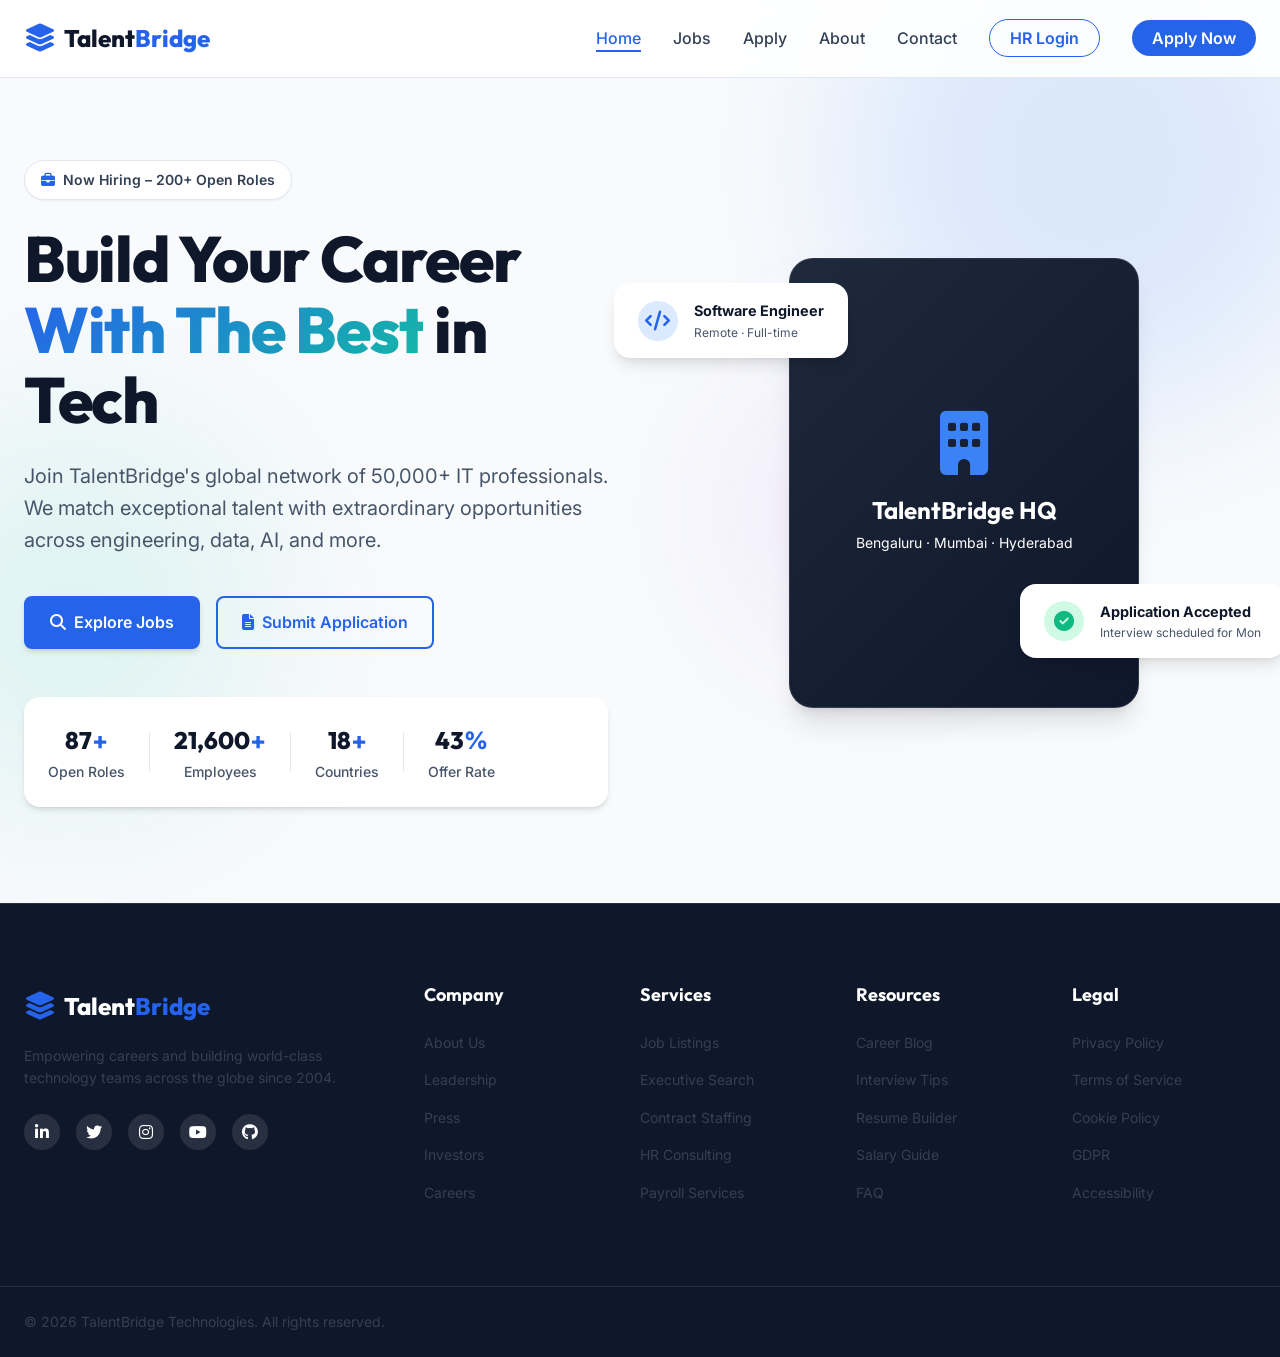
<file: index.html>
<!DOCTYPE html>
<html lang="en">
<head>
  <meta charset="UTF-8" />
  <meta name="viewport" content="width=device-width, initial-scale=1.0" />
  <title>TalentBridge | Home</title>
  <link rel="stylesheet" href="css/style.css" />
  <link rel="preconnect" href="https://fonts.googleapis.com" />
  <link rel="preconnect" href="https://fonts.gstatic.com" crossorigin />
  <link href="https://fonts.googleapis.com/css2?family=Inter:wght@300;400;500;600;700;800&family=Outfit:wght@400;600;700;800&display=swap" rel="stylesheet" />
  <link rel="stylesheet" href="https://cdnjs.cloudflare.com/ajax/libs/font-awesome/6.5.0/css/all.min.css" />
</head>
<body>

  <!-- Navbar Injection Point -->
  <div id="navbar-container"></div>

  <!-- ===== HERO ===== -->
  <section class="hero" id="home">
    <div class="hero-bg-shapes">
      <div class="shape shape-1"></div>
      <div class="shape shape-2"></div>
      <div class="shape shape-3"></div>
    </div>
    <div class="hero-container">
      <div class="hero-content" data-aos="fade-up">
        <div class="hero-badge"><i class="fas fa-briefcase"></i> Now Hiring – 200+ Open Roles</div>
        <h1 class="hero-title">Build Your Career<br /><span class="gradient-text">With The Best</span> in Tech</h1>
        <p class="hero-subtitle">Join TalentBridge's global network of 50,000+ IT professionals. We match exceptional talent with extraordinary opportunities across engineering, data, AI, and more.</p>
        <div class="hero-ctas">
          <a href="jobs.html" class="btn btn-primary"><i class="fas fa-search"></i> Explore Jobs</a>
          <a href="apply.html" class="btn btn-outline"><i class="fas fa-file-alt"></i> Submit Application</a>
        </div>
        <div class="hero-stats">
          <div class="stat-item"><span class="stat-number" data-target="200">0</span><span>+</span><p>Open Roles</p></div>
          <div class="stat-divider"></div>
          <div class="stat-item"><span class="stat-number" data-target="50000">0</span><span>+</span><p>Employees</p></div>
          <div class="stat-divider"></div>
          <div class="stat-item"><span class="stat-number" data-target="40">0</span><span>+</span><p>Countries</p></div>
          <div class="stat-divider"></div>
          <div class="stat-item"><span class="stat-number" data-target="98">0</span><span>%</span><p>Offer Rate</p></div>
        </div>
      </div>
      <div class="hero-visual" data-aos="fade-left">
        <div class="hero-card-stack">
          <div class="floating-card card-top">
            <div class="fc-icon bg-blue"><i class="fas fa-code"></i></div>
            <div><p class="fc-title">Software Engineer</p><p class="fc-sub">Remote · Full-time</p></div>
          </div>
          <div class="hero-img-wrapper">
            <div class="hero-img-placeholder">
              <i class="fas fa-building"></i>
              <p>TalentBridge HQ</p>
              <span>Bengaluru · Mumbai · Hyderabad</span>
            </div>
          </div>
          <div class="floating-card card-bottom">
            <div class="fc-icon bg-green"><i class="fas fa-check-circle"></i></div>
            <div><p class="fc-title">Application Accepted</p><p class="fc-sub">Interview scheduled for Mon</p></div>
          </div>
        </div>
      </div>
    </div>
  </section>

  <!-- Footer Injection Point -->
  <div id="footer-container"></div>

  <!-- Scripts -->
  <script src="components/navbar.js"></script>
  <script src="components/footer.js"></script>
  <script src="js/script.js"></script>
</body>
</html>
</file>
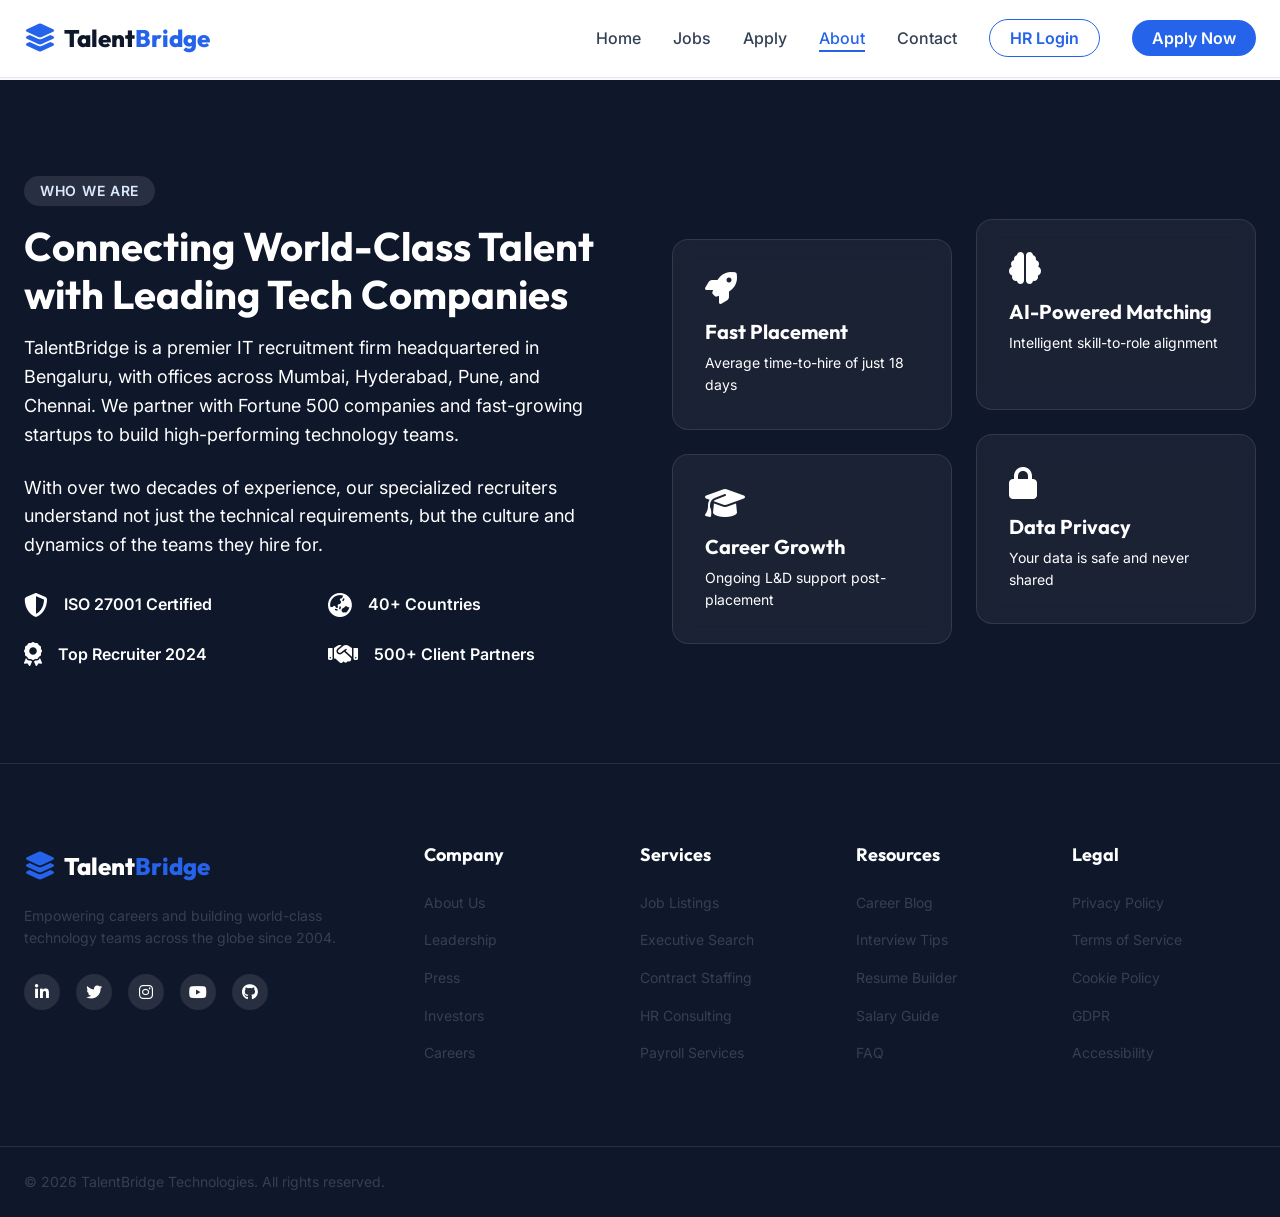
<file: about.html>
<!DOCTYPE html>
<html lang="en">
<head>
  <meta charset="UTF-8" />
  <meta name="viewport" content="width=device-width, initial-scale=1.0" />
  <title>About Us | TalentBridge</title>
  <link rel="stylesheet" href="css/style.css" />
  <link rel="preconnect" href="https://fonts.googleapis.com" />
  <link rel="preconnect" href="https://fonts.gstatic.com" crossorigin />
  <link href="https://fonts.googleapis.com/css2?family=Inter:wght@300;400;500;600;700;800&family=Outfit:wght@400;600;700;800&display=swap" rel="stylesheet" />
  <link rel="stylesheet" href="https://cdnjs.cloudflare.com/ajax/libs/font-awesome/6.5.0/css/all.min.css" />
</head>
<body style="padding-top: 80px;">

  <div id="navbar-container"></div>

  <!-- ===== ABOUT ===== -->
  <section class="about-section" id="about">
    <div class="container">
      <div class="about-grid">
        <div class="about-content" data-aos="fade-right">
          <span class="section-tag">Who We Are</span>
          <h2 class="section-title">Connecting World-Class Talent with Leading Tech Companies</h2>
          <p>TalentBridge is a premier IT recruitment firm headquartered in Bengaluru, with offices across Mumbai, Hyderabad, Pune, and Chennai. We partner with Fortune 500 companies and fast-growing startups to build high-performing technology teams.</p>
          <p>With over two decades of experience, our specialized recruiters understand not just the technical requirements, but the culture and dynamics of the teams they hire for.</p>
          <div class="about-features">
            <div class="about-feature"><i class="fas fa-shield-alt"></i><span>ISO 27001 Certified</span></div>
            <div class="about-feature"><i class="fas fa-globe-asia"></i><span>40+ Countries</span></div>
            <div class="about-feature"><i class="fas fa-award"></i><span>Top Recruiter 2024</span></div>
            <div class="about-feature"><i class="fas fa-handshake"></i><span>500+ Client Partners</span></div>
          </div>
        </div>
        <div class="about-visual" data-aos="fade-left">
          <div class="about-cards">
            <div class="about-card ac-1">
              <i class="fas fa-rocket"></i>
              <h4>Fast Placement</h4>
              <p>Average time-to-hire of just 18 days</p>
            </div>
            <div class="about-card ac-2">
              <i class="fas fa-brain"></i>
              <h4>AI-Powered Matching</h4>
              <p>Intelligent skill-to-role alignment</p>
            </div>
            <div class="about-card ac-3">
              <i class="fas fa-graduation-cap"></i>
              <h4>Career Growth</h4>
              <p>Ongoing L&D support post-placement</p>
            </div>
            <div class="about-card ac-4">
              <i class="fas fa-lock"></i>
              <h4>Data Privacy</h4>
              <p>Your data is safe and never shared</p>
            </div>
          </div>
        </div>
      </div>
    </div>
  </section>

  <div id="footer-container"></div>

  <script src="components/navbar.js"></script>
  <script src="components/footer.js"></script>
  <script src="js/script.js"></script>
</body>
</html>
</file>
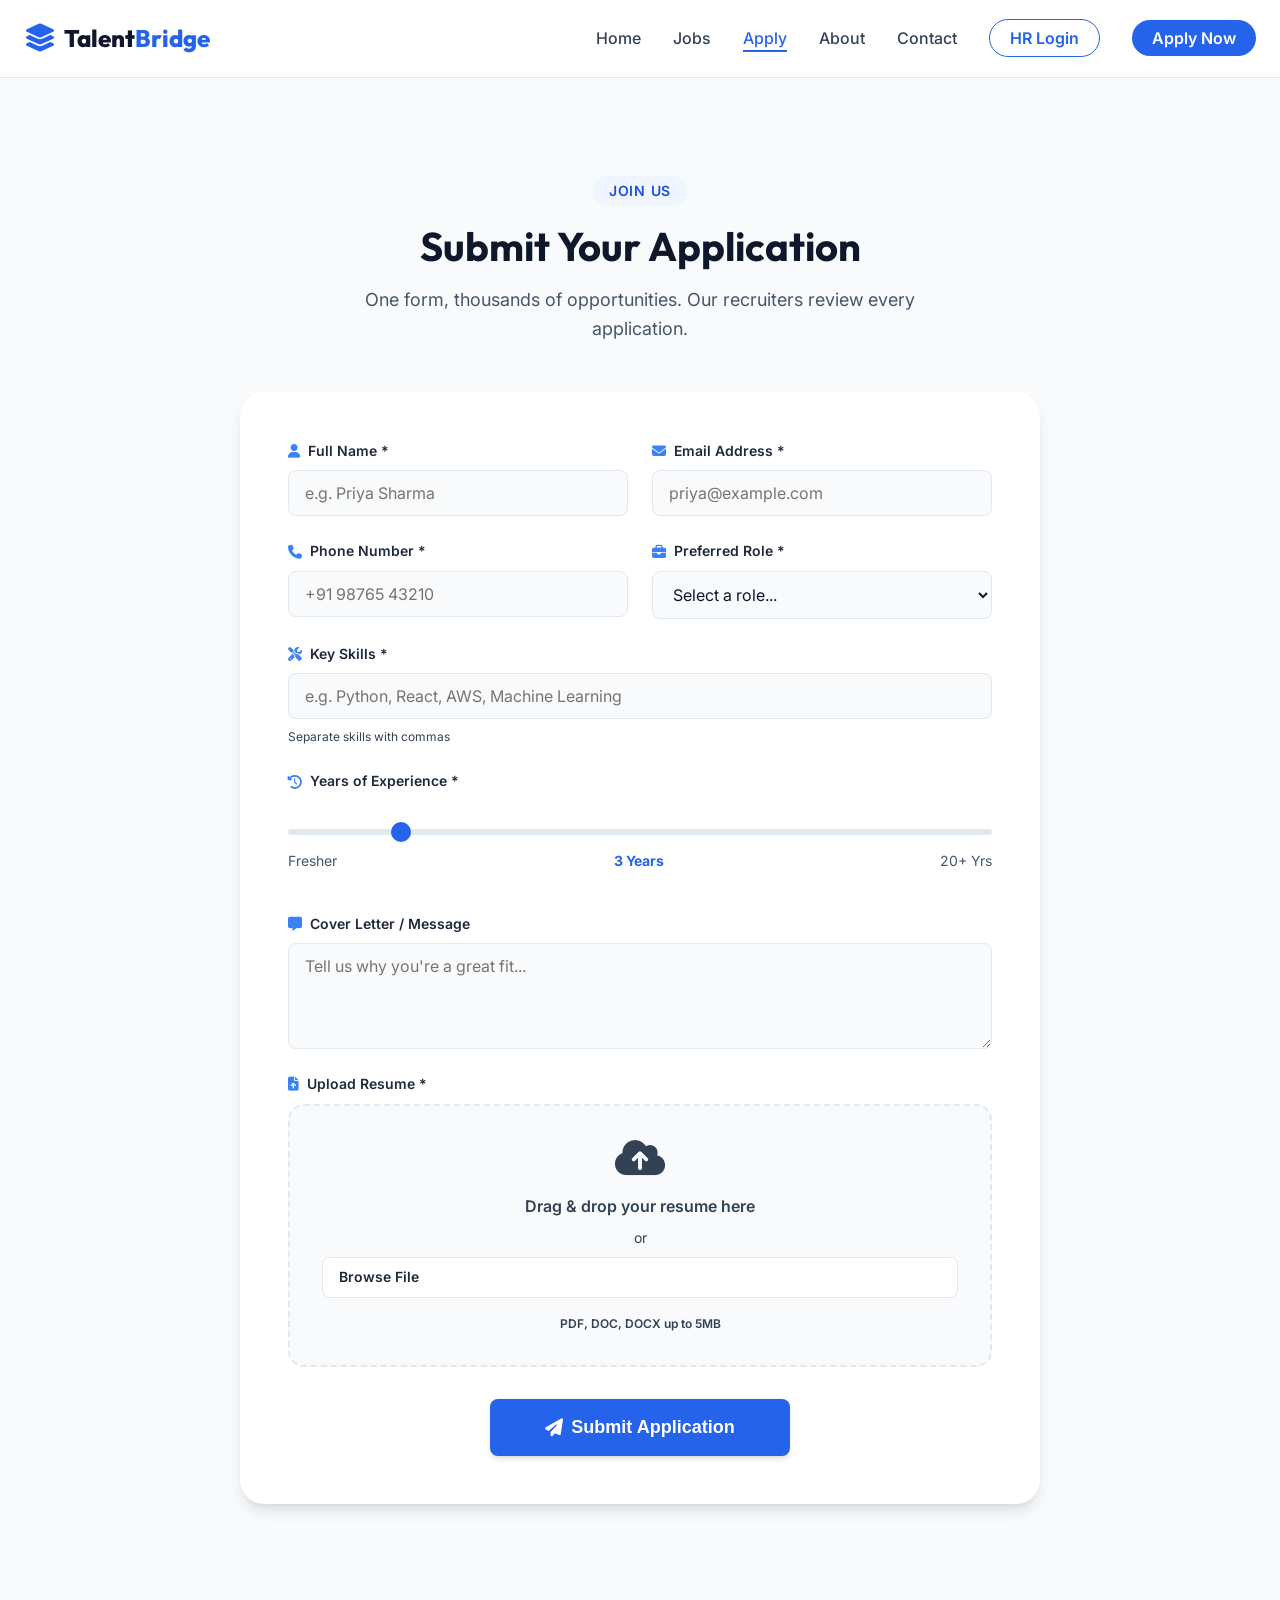
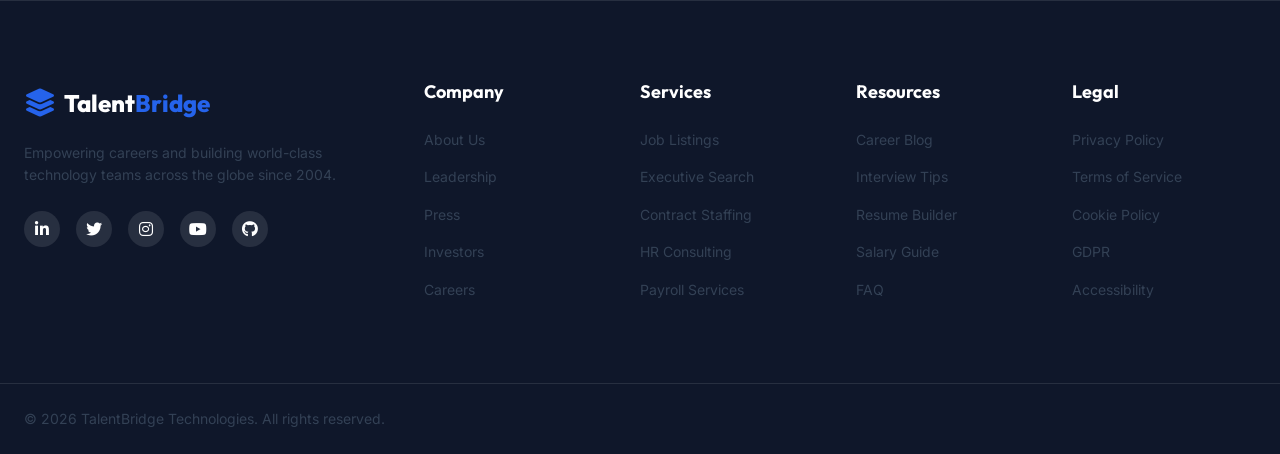
<file: apply.html>
<!DOCTYPE html>
<html lang="en">
<head>
  <meta charset="UTF-8" />
  <meta name="viewport" content="width=device-width, initial-scale=1.0" />
  <title>Apply | TalentBridge</title>
  <link rel="stylesheet" href="css/style.css" />
  <link rel="preconnect" href="https://fonts.googleapis.com" />
  <link rel="preconnect" href="https://fonts.gstatic.com" crossorigin />
  <link href="https://fonts.googleapis.com/css2?family=Inter:wght@300;400;500;600;700;800&family=Outfit:wght@400;600;700;800&display=swap" rel="stylesheet" />
  <link rel="stylesheet" href="https://cdnjs.cloudflare.com/ajax/libs/font-awesome/6.5.0/css/all.min.css" />
</head>
<body style="padding-top: 80px;">

  <div id="navbar-container"></div>

  <!-- ===== APPLICATION FORM ===== -->
  <section class="apply-section" id="apply">
    <div class="container">
      <div class="section-header" data-aos="fade-up">
        <span class="section-tag">Join Us</span>
        <h2 class="section-title">Submit Your Application</h2>
        <p class="section-subtitle">One form, thousands of opportunities. Our recruiters review every application.</p>
      </div>
      <div class="apply-wrapper" data-aos="fade-up">
        <form class="apply-form" id="applyForm" novalidate>
          <div class="form-grid">
            <div class="form-group">
              <label for="fullName"><i class="fas fa-user"></i> Full Name *</label>
              <input type="text" id="fullName" name="fullName" placeholder="e.g. Priya Sharma" required />
            </div>
            <div class="form-group">
              <label for="email"><i class="fas fa-envelope"></i> Email Address *</label>
              <input type="email" id="email" name="email" placeholder="priya@example.com" required />
            </div>
            <div class="form-group">
              <label for="phone"><i class="fas fa-phone"></i> Phone Number *</label>
              <input type="tel" id="phone" name="phone" placeholder="+91 98765 43210" required />
            </div>
            <div class="form-group">
              <label for="preferredRole"><i class="fas fa-briefcase"></i> Preferred Role *</label>
              <select id="preferredRole" name="preferredRole" required>
                <option value="">Select a role...</option>
                <option value="software-engineer">Software Engineer</option>
                <option value="data-analyst">Data Analyst</option>
                <option value="data-scientist">Data Scientist</option>
                <option value="frontend-developer">Frontend Developer</option>
                <option value="qa-automation-engineer">QA Automation Engineer</option>
                <option value="ai-/-ml-engineer">AI / ML Engineer</option>
                <option value="devops-engineer">Devops Engineer</option>
                <option value="other">Other</option>
              </select>
            </div>
            <div class="form-group form-group-full">
              <label for="skills"><i class="fas fa-tools"></i> Key Skills *</label>
              <input type="text" id="skills" name="skills" placeholder="e.g. Python, React, AWS, Machine Learning" required />
              <span class="field-hint">Separate skills with commas</span>
            </div>
            <div class="form-group form-group-full">
              <label for="experience"><i class="fas fa-history"></i> Years of Experience *</label>
              <div class="experience-slider-wrapper">
                <input type="range" id="experience" name="experience" min="0" max="20" value="3" class="exp-slider" />
                <div class="exp-labels">
                  <span>Fresher</span>
                  <span class="exp-value" id="expValue">3 Years</span>
                  <span>20+ Yrs</span>
                </div>
              </div>
            </div>
            <div class="form-group form-group-full">
              <label for="coverLetter"><i class="fas fa-comment-alt"></i> Cover Letter / Message</label>
              <textarea id="coverLetter" name="coverLetter" rows="4" placeholder="Tell us why you're a great fit..."></textarea>
            </div>
            <div class="form-group form-group-full">
              <label><i class="fas fa-file-upload"></i> Upload Resume *</label>
              <div class="file-drop-zone" id="fileDropZone">
                <div class="file-drop-inner">
                  <i class="fas fa-cloud-upload-alt"></i>
                  <p>Drag & drop your resume here</p>
                  <span>or</span>
                  <label for="resumeFile" class="file-browse-btn">Browse File</label>
                  <input type="file" id="resumeFile" name="resumeFile" accept=".pdf,.doc,.docx" hidden />
                  <p class="file-hint">PDF, DOC, DOCX up to 5MB</p>
                </div>
                <div class="file-preview" id="filePreview" style="display:none;">
                  <i class="fas fa-file-pdf"></i>
                  <span id="fileName"></span>
                  <button type="button" id="removeFile"><i class="fas fa-times"></i></button>
                </div>
              </div>
            </div>
          </div>
          <div class="form-actions">
            <button type="submit" class="btn btn-primary btn-lg" id="submitBtn">
              <i class="fas fa-paper-plane"></i> Submit Application
            </button>
          </div>
          <div class="form-success" id="formSuccess" style="display:none;">
            <i class="fas fa-check-circle"></i>
            <h3>Application Submitted!</h3>
            <p>Thank you! Our recruiters will review your profile and reach out within 3–5 business days.</p>
          </div>
        </form>
      </div>
    </div>
  </section>

  <div id="footer-container"></div>

  <script src="components/navbar.js"></script>
  <script src="components/footer.js"></script>
  <script src="js/script.js"></script>
</body>
</html>
</file>
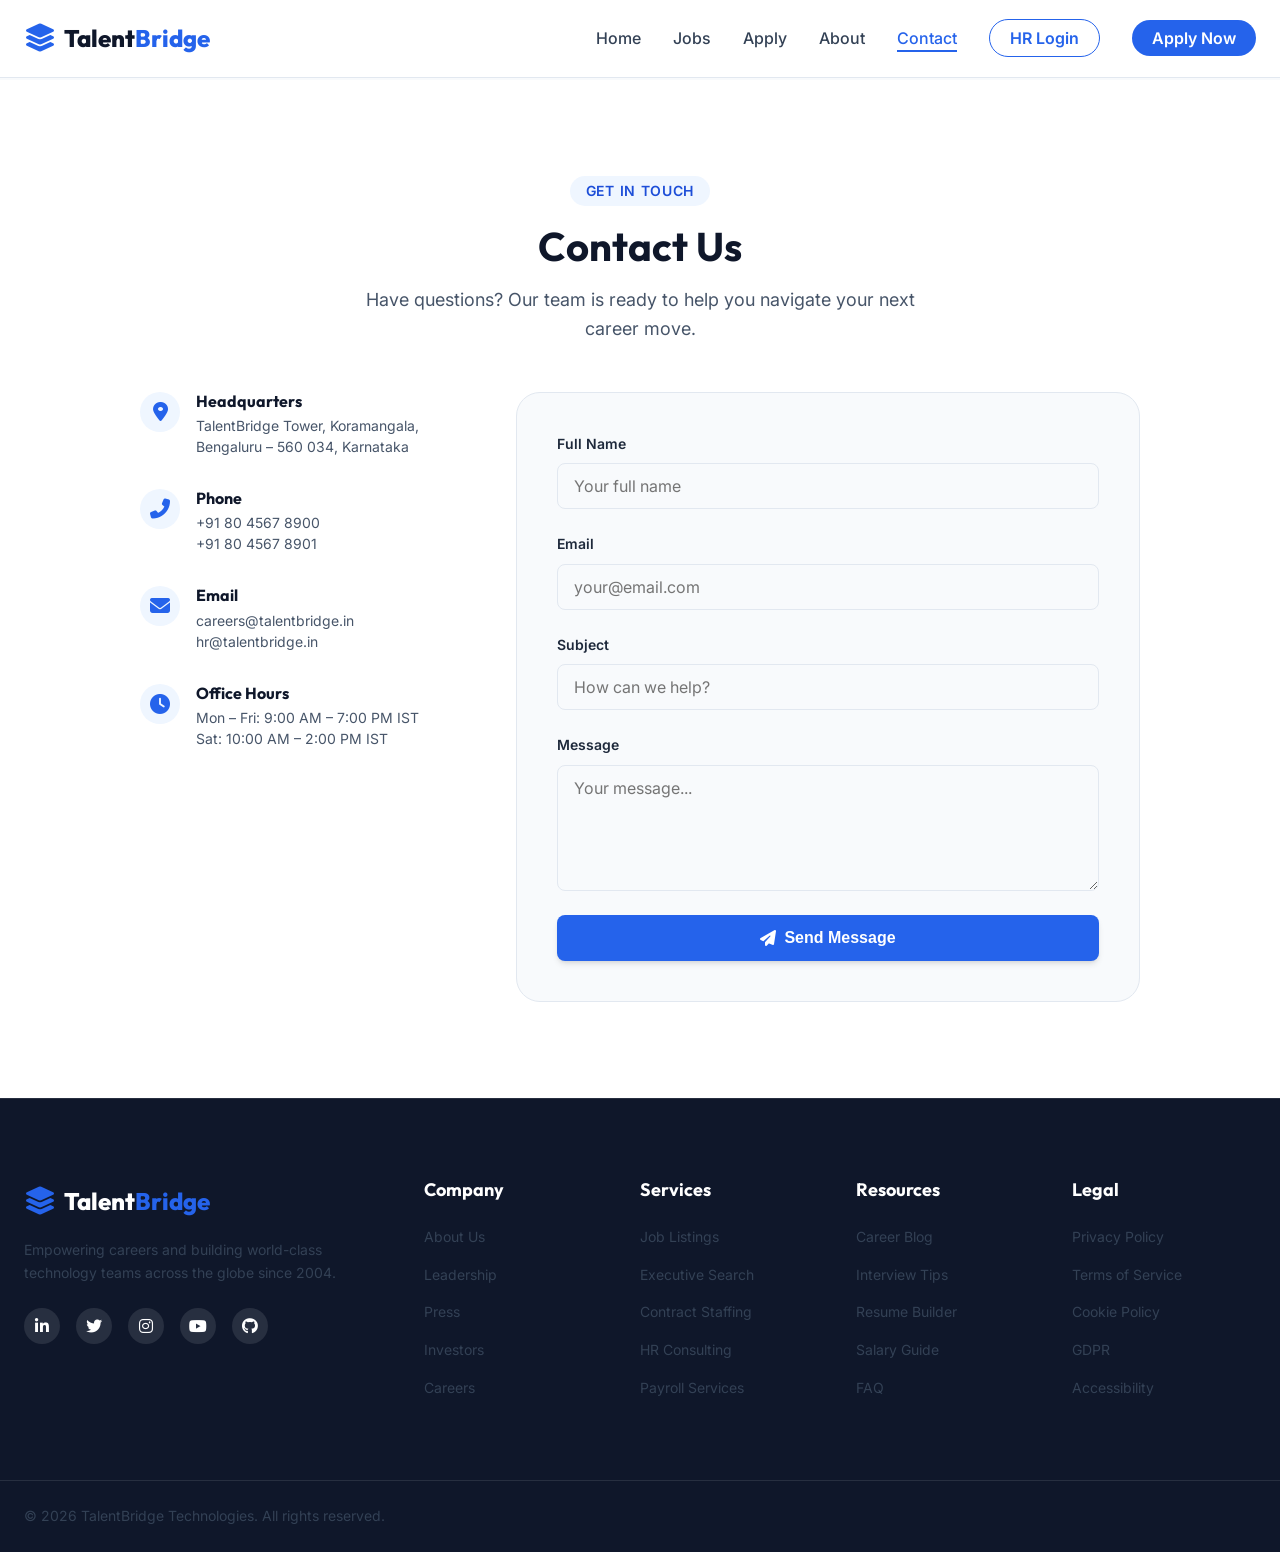
<file: contact.html>
<!DOCTYPE html>
<html lang="en">
<head>
  <meta charset="UTF-8" />
  <meta name="viewport" content="width=device-width, initial-scale=1.0" />
  <title>Contact Us | TalentBridge</title>
  <link rel="stylesheet" href="css/style.css" />
  <link rel="preconnect" href="https://fonts.googleapis.com" />
  <link rel="preconnect" href="https://fonts.gstatic.com" crossorigin />
  <link href="https://fonts.googleapis.com/css2?family=Inter:wght@300;400;500;600;700;800&family=Outfit:wght@400;600;700;800&display=swap" rel="stylesheet" />
  <link rel="stylesheet" href="https://cdnjs.cloudflare.com/ajax/libs/font-awesome/6.5.0/css/all.min.css" />
</head>
<body style="padding-top: 80px;">

  <div id="navbar-container"></div>

  <!-- ===== CONTACT ===== -->
  <section class="contact-section" id="contact">
    <div class="container">
      <div class="section-header" data-aos="fade-up">
        <span class="section-tag">Get In Touch</span>
        <h2 class="section-title">Contact Us</h2>
        <p class="section-subtitle">Have questions? Our team is ready to help you navigate your next career move.</p>
      </div>
      <div class="contact-grid" data-aos="fade-up">
        <div class="contact-info">
          <div class="contact-item">
            <div class="ci-icon"><i class="fas fa-map-marker-alt"></i></div>
            <div><h4>Headquarters</h4><p>TalentBridge Tower, Koramangala,<br />Bengaluru – 560 034, Karnataka</p></div>
          </div>
          <div class="contact-item">
            <div class="ci-icon"><i class="fas fa-phone-alt"></i></div>
            <div><h4>Phone</h4><p>+91 80 4567 8900<br />+91 80 4567 8901</p></div>
          </div>
          <div class="contact-item">
            <div class="ci-icon"><i class="fas fa-envelope"></i></div>
            <div><h4>Email</h4><p>careers@talentbridge.in<br />hr@talentbridge.in</p></div>
          </div>
          <div class="contact-item">
            <div class="ci-icon"><i class="fas fa-clock"></i></div>
            <div><h4>Office Hours</h4><p>Mon – Fri: 9:00 AM – 7:00 PM IST<br />Sat: 10:00 AM – 2:00 PM IST</p></div>
          </div>
        </div>
        <form class="contact-form" id="contactForm">
          <div class="form-group">
            <label for="cName">Full Name</label>
            <input type="text" id="cName" placeholder="Your full name" required />
          </div>
          <div class="form-group">
            <label for="cEmail">Email</label>
            <input type="email" id="cEmail" placeholder="your@email.com" required />
          </div>
          <div class="form-group">
            <label for="cSubject">Subject</label>
            <input type="text" id="cSubject" placeholder="How can we help?" />
          </div>
          <div class="form-group">
            <label for="cMessage">Message</label>
            <textarea id="cMessage" rows="5" placeholder="Your message..."></textarea>
          </div>
          <button type="submit" class="btn btn-primary" style="width:100%;">
            <i class="fas fa-paper-plane"></i> Send Message
          </button>
          <div class="contact-success" id="contactSuccess" style="display:none;">
            <i class="fas fa-check-circle"></i> Message sent! We'll respond within 24 hours.
          </div>
        </form>
      </div>
    </div>
  </section>

  <div id="footer-container"></div>

  <script src="components/navbar.js"></script>
  <script src="components/footer.js"></script>
  <script src="js/script.js"></script>
</body>
</html>
</file>
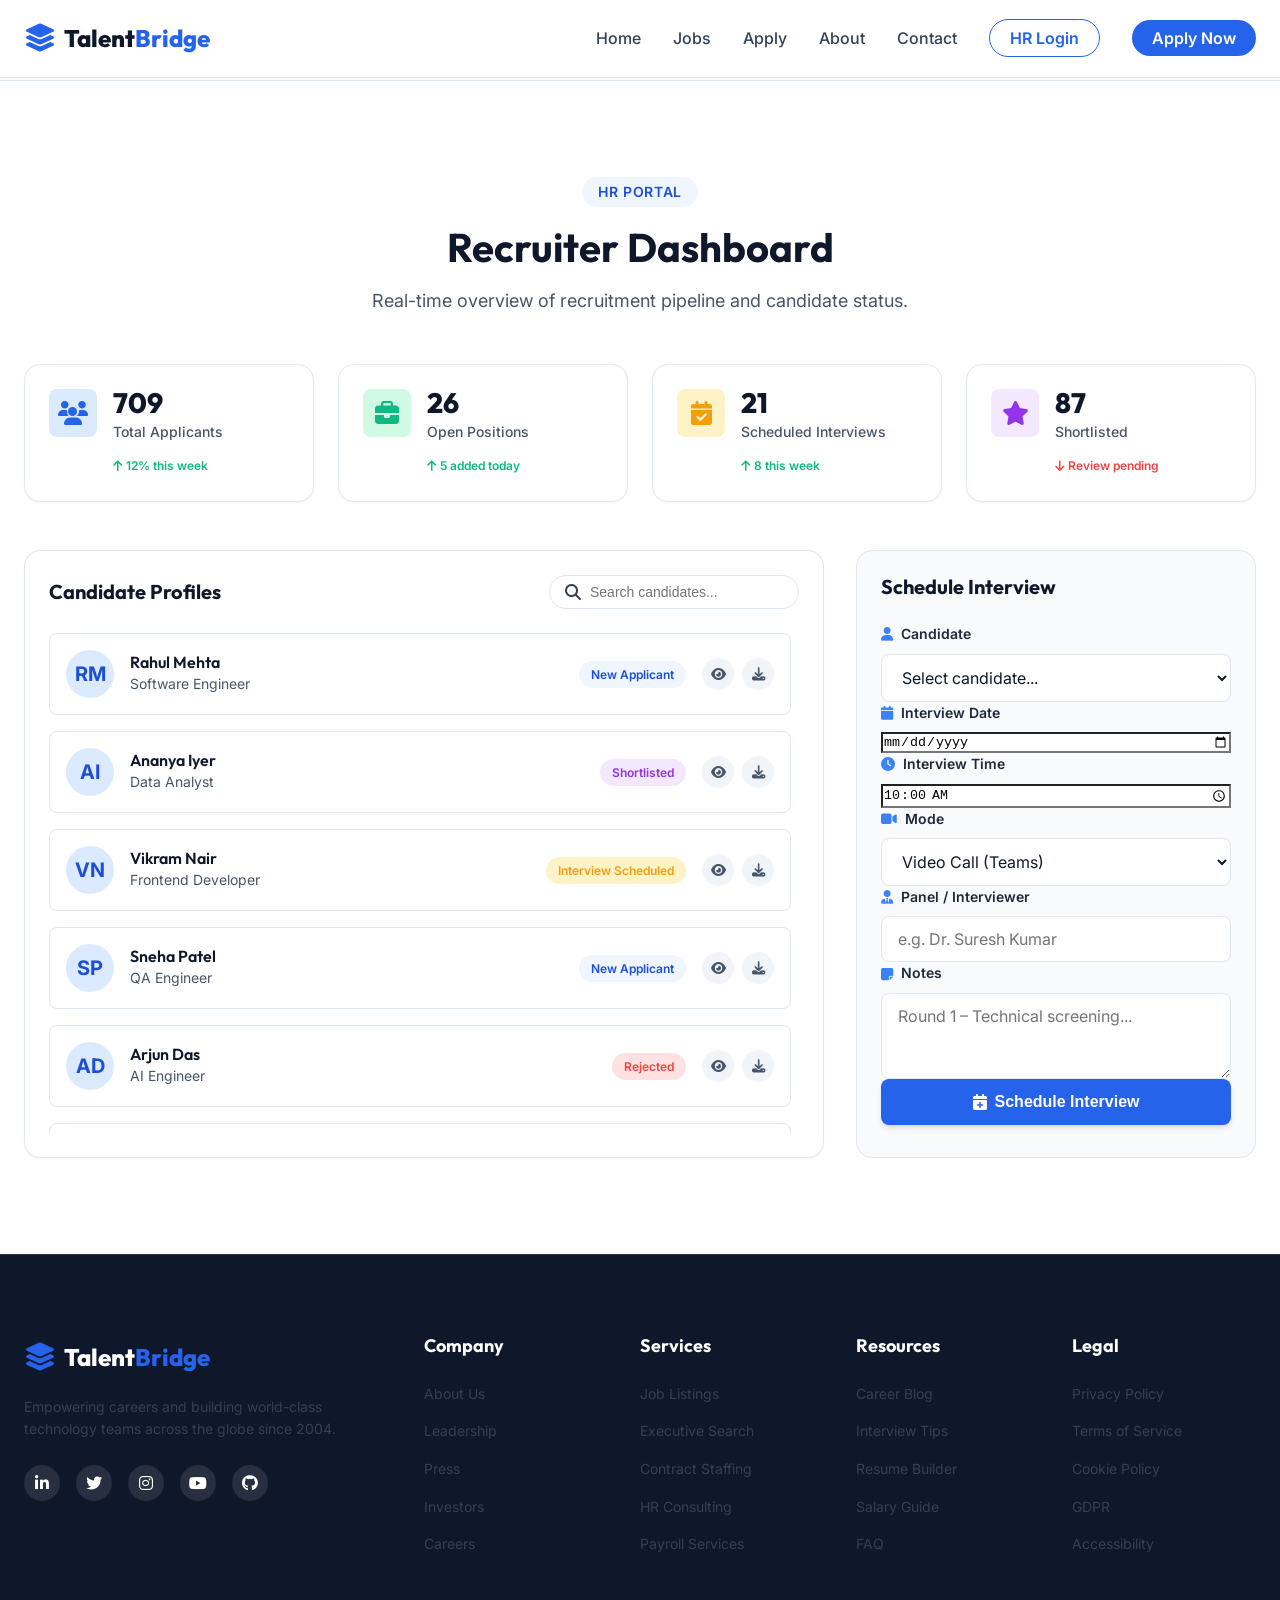
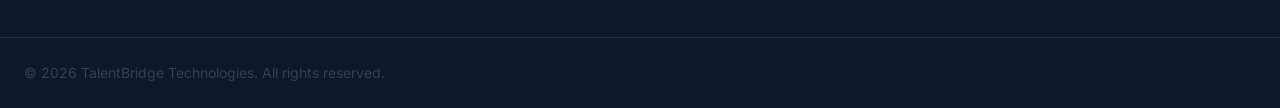
<file: dashboard.html>
<!DOCTYPE html>
<html lang="en">
<head>
  <meta charset="UTF-8" />
  <meta name="viewport" content="width=device-width, initial-scale=1.0" />
  <title>Dashboard | TalentBridge</title>
  <link rel="stylesheet" href="css/style.css" />
  <link rel="preconnect" href="https://fonts.googleapis.com" />
  <link rel="preconnect" href="https://fonts.gstatic.com" crossorigin />
  <link href="https://fonts.googleapis.com/css2?family=Inter:wght@300;400;500;600;700;800&family=Outfit:wght@400;600;700;800&display=swap" rel="stylesheet" />
  <link rel="stylesheet" href="https://cdnjs.cloudflare.com/ajax/libs/font-awesome/6.5.0/css/all.min.css" />
</head>
<body style="padding-top: 80px;">

  <div id="navbar-container"></div>

  <!-- ===== HR DASHBOARD ===== -->
  <section class="dashboard-section" id="dashboard">
    <div class="container">
      <div class="section-header" data-aos="fade-up">
        <span class="section-tag">HR Portal</span>
        <h2 class="section-title">Recruiter Dashboard</h2>
        <p class="section-subtitle">Real-time overview of recruitment pipeline and candidate status.</p>
      </div>

      <!-- Stats Cards -->
      <div class="dashboard-stats" data-aos="fade-up">
        <div class="dash-stat-card">
          <div class="dsc-icon bg-blue"><i class="fas fa-users"></i></div>
          <div class="dsc-info">
            <span class="dsc-value" data-target="1284">0</span>
            <p class="dsc-label">Total Applicants</p>
            <span class="dsc-trend up"><i class="fas fa-arrow-up"></i> 12% this week</span>
          </div>
        </div>
        <div class="dash-stat-card">
          <div class="dsc-icon bg-green"><i class="fas fa-briefcase"></i></div>
          <div class="dsc-info">
            <span class="dsc-value" data-target="47">0</span>
            <p class="dsc-label">Open Positions</p>
            <span class="dsc-trend up"><i class="fas fa-arrow-up"></i> 5 added today</span>
          </div>
        </div>
        <div class="dash-stat-card">
          <div class="dsc-icon bg-orange"><i class="fas fa-calendar-check"></i></div>
          <div class="dsc-info">
            <span class="dsc-value" data-target="38">0</span>
            <p class="dsc-label">Scheduled Interviews</p>
            <span class="dsc-trend up"><i class="fas fa-arrow-up"></i> 8 this week</span>
          </div>
        </div>
        <div class="dash-stat-card">
          <div class="dsc-icon bg-purple"><i class="fas fa-star"></i></div>
          <div class="dsc-info">
            <span class="dsc-value" data-target="156">0</span>
            <p class="dsc-label">Shortlisted</p>
            <span class="dsc-trend down"><i class="fas fa-arrow-down"></i> Review pending</span>
          </div>
        </div>
      </div>

      <!-- Candidates Table + Interview Scheduler -->
      <div class="dashboard-main" data-aos="fade-up">
        <div class="candidates-panel">
          <div class="panel-header">
            <h3>Candidate Profiles</h3>
            <div class="panel-search">
              <i class="fas fa-search"></i>
              <input type="text" id="candidateSearch" placeholder="Search candidates..." />
            </div>
          </div>
          <div class="candidates-list" id="candidatesList">
            <!-- Populated by JS -->
          </div>
        </div>

        <div class="interview-panel">
          <div class="panel-header"><h3>Schedule Interview</h3></div>
          <form class="interview-form" id="interviewForm">
            <div class="form-group">
              <label for="iCandidate"><i class="fas fa-user"></i> Candidate</label>
              <select id="iCandidate">
                <option value="">Select candidate...</option>
                <option>Rahul Mehta – Software Engineer</option>
                <option>Ananya Iyer – Data Analyst</option>
                <option>Vikram Nair – Frontend Developer</option>
                <option>Sneha Patel – QA Engineer</option>
                <option>Arjun Das – AI Engineer</option>
              </select>
            </div>
            <div class="form-group">
              <label for="iDate"><i class="fas fa-calendar"></i> Interview Date</label>
              <input type="date" id="iDate" min="" />
            </div>
            <div class="form-group">
              <label for="iTime"><i class="fas fa-clock"></i> Interview Time</label>
              <input type="time" id="iTime" value="10:00" />
            </div>
            <div class="form-group">
              <label for="iMode"><i class="fas fa-video"></i> Mode</label>
              <select id="iMode">
                <option value="video">Video Call (Teams)</option>
                <option value="phone">Phone Interview</option>
                <option value="in-person">In-Person</option>
              </select>
            </div>
            <div class="form-group">
              <label for="iPanel"><i class="fas fa-user-tie"></i> Panel / Interviewer</label>
              <input type="text" id="iPanel" placeholder="e.g. Dr. Suresh Kumar" />
            </div>
            <div class="form-group">
              <label for="iNotes"><i class="fas fa-sticky-note"></i> Notes</label>
              <textarea id="iNotes" rows="3" placeholder="Round 1 – Technical screening..."></textarea>
            </div>
            <button type="submit" class="btn btn-primary" style="width:100%;">
              <i class="fas fa-calendar-plus"></i> Schedule Interview
            </button>
            <div class="interview-success" id="interviewSuccess" style="display:none;">
              <i class="fas fa-check-circle"></i> Interview scheduled successfully!
            </div>
          </form>
        </div>
      </div>
    </div>
  </section>

  <div id="footer-container"></div>

  <script src="components/navbar.js"></script>
  <script src="components/footer.js"></script>
  <script src="js/script.js"></script>
</body>
</html>
</file>
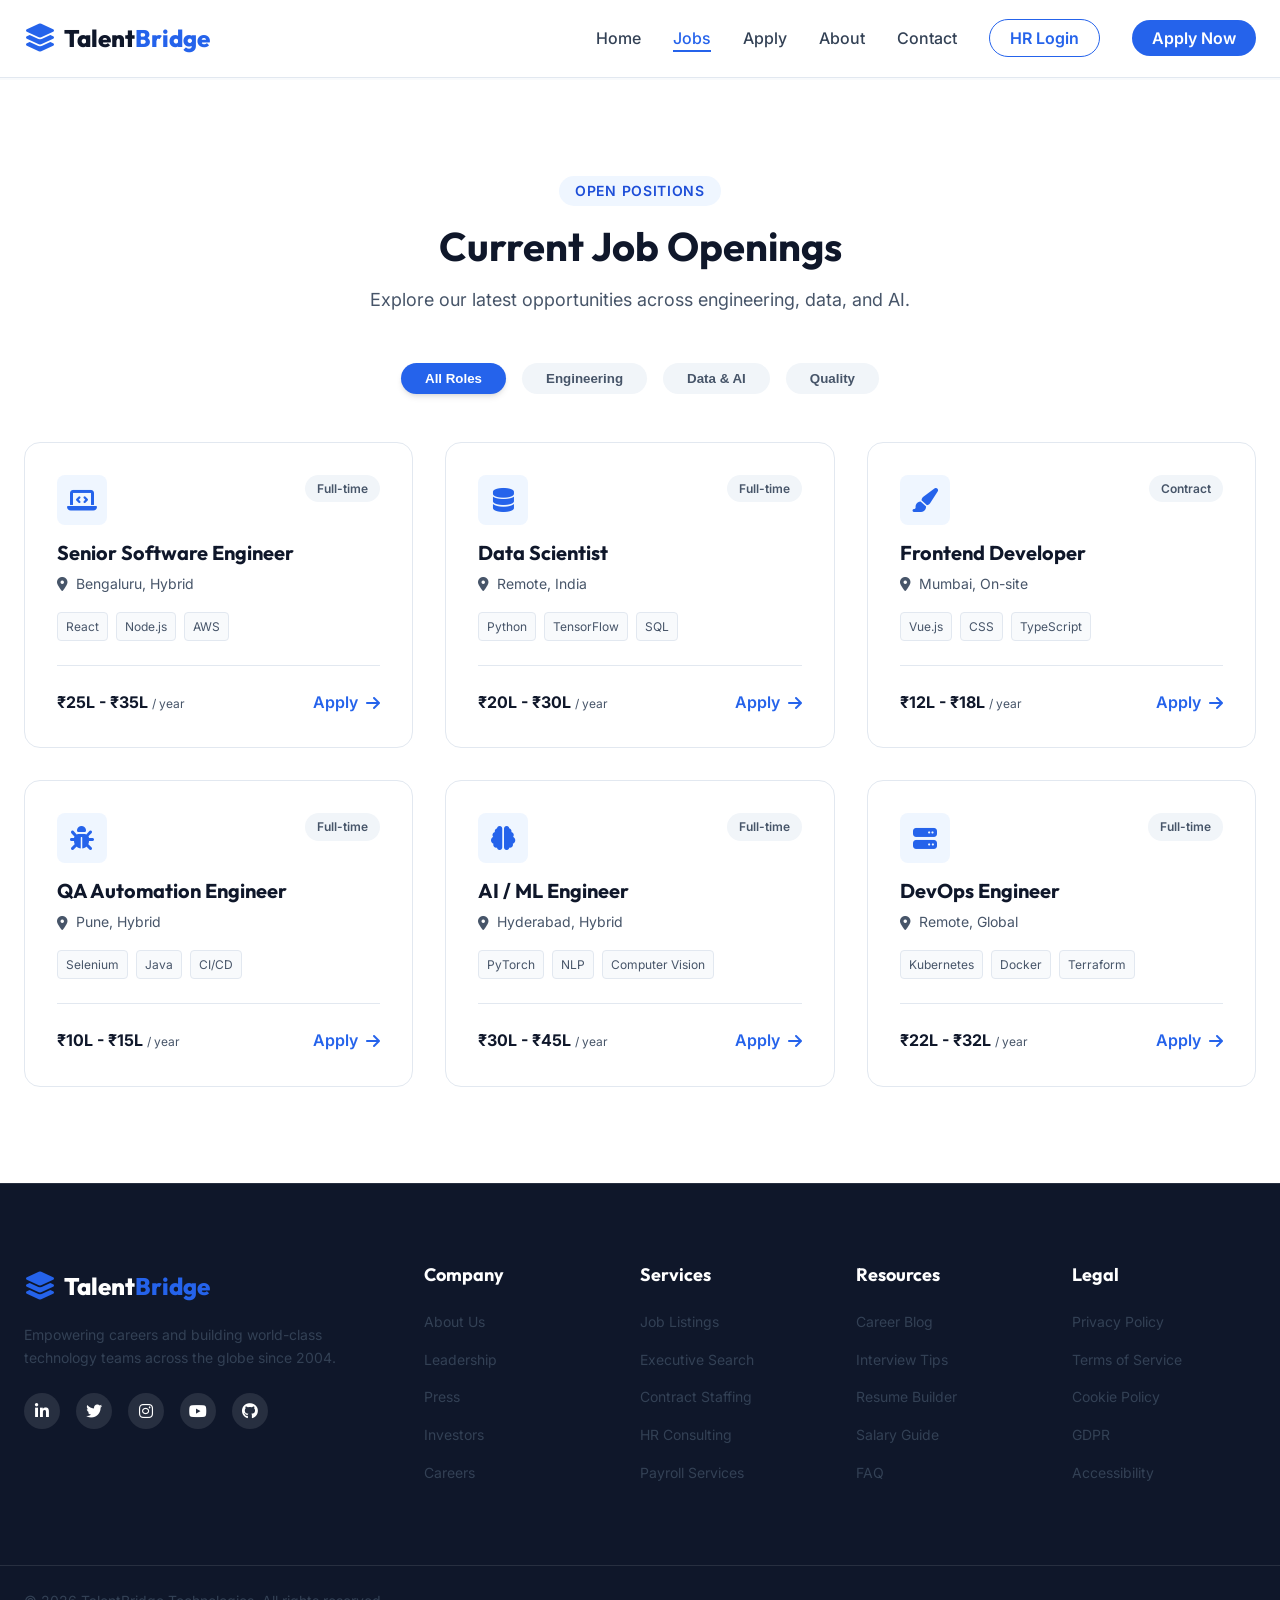
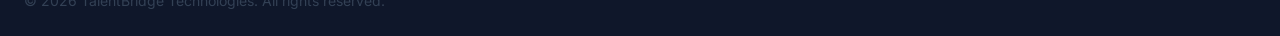
<file: jobs.html>
<!DOCTYPE html>
<html lang="en">
<head>
  <meta charset="UTF-8" />
  <meta name="viewport" content="width=device-width, initial-scale=1.0" />
  <title>Jobs | TalentBridge</title>
  <link rel="stylesheet" href="css/style.css" />
  <link rel="preconnect" href="https://fonts.googleapis.com" />
  <link rel="preconnect" href="https://fonts.gstatic.com" crossorigin />
  <link href="https://fonts.googleapis.com/css2?family=Inter:wght@300;400;500;600;700;800&family=Outfit:wght@400;600;700;800&display=swap" rel="stylesheet" />
  <link rel="stylesheet" href="https://cdnjs.cloudflare.com/ajax/libs/font-awesome/6.5.0/css/all.min.css" />
</head>
<body style="padding-top: 80px;">

  <div id="navbar-container"></div>

  <!-- ===== JOB LISTINGS ===== -->
  <section class="jobs-section" id="jobs">
    <div class="container">
      <div class="section-header" data-aos="fade-up">
        <span class="section-tag">Open Positions</span>
        <h2 class="section-title">Current Job Openings</h2>
        <p class="section-subtitle">Explore our latest opportunities across engineering, data, and AI.</p>
      </div>

      <div class="jobs-filter" data-aos="fade-up">
        <button class="filter-btn active" data-filter="all">All Roles</button>
        <button class="filter-btn" data-filter="engineering">Engineering</button>
        <button class="filter-btn" data-filter="data">Data & AI</button>
        <button class="filter-btn" data-filter="qa">Quality</button>
      </div>

      <div class="jobs-grid" id="jobsGrid">
        <!-- Populated by JS -->
      </div>
    </div>
  </section>

  <div id="footer-container"></div>

  <script src="components/navbar.js"></script>
  <script src="components/footer.js"></script>
  <script src="js/script.js"></script>
</body>
</html>
</file>
<file: css/style.css>
/* ===== CUSTOM PROPERTIES (VARIABLES) ===== */
:root {
  /* Colors */
  --primary-50: #eff6ff;
  --primary-100: #dbeafe;
  --primary-500: #3b82f6;
  --primary-600: #2563eb;
  --primary-700: #1d4ed8;
  
  --secondary-50: #f0fdfa;
  --secondary-500: #14b8a6;
  --secondary-600: #0d9488;
  
  --dark-900: #0f172a;
  --dark-800: #1e293b;
  --dark-700: #334155;
  --dark-600: #475569;
  
  --light-50: #f8fafc;
  --light-100: #f1f5f9;
  --light-200: #e2e8f0;
  
  --danger: #ef4444;
  --success: #10b981;
  --warning: #f59e0b;
  --info: #3b82f6;

  /* Typography */
  --font-sans: 'Inter', sans-serif;
  --font-display: 'Outfit', sans-serif;
  
  /* Shadows */
  --shadow-sm: 0 1px 2px 0 rgb(0 0 0 / 0.05);
  --shadow-md: 0 4px 6px -1px rgb(0 0 0 / 0.1), 0 2px 4px -2px rgb(0 0 0 / 0.1);
  --shadow-lg: 0 10px 15px -3px rgb(0 0 0 / 0.1), 0 4px 6px -4px rgb(0 0 0 / 0.1);
  --shadow-xl: 0 20px 25px -5px rgb(0 0 0 / 0.1), 0 8px 10px -6px rgb(0 0 0 / 0.1);
  --shadow-glow: 0 0 20px rgba(59, 130, 246, 0.5);

  /* Transitions */
  --transition-fast: 0.2s ease;
  --transition-normal: 0.3s ease;
  --transition-slow: 0.5s ease;
  
  /* Border Radius */
  --radius-sm: 0.25rem;
  --radius-md: 0.5rem;
  --radius-lg: 1rem;
  --radius-xl: 1.5rem;
  --radius-full: 9999px;
}

/* ===== RESET & BASE STYLES ===== */
* {
  margin: 0;
  padding: 0;
  box-sizing: border-box;
}

html {
  scroll-behavior: smooth;
  scroll-padding-top: 80px;
}

body {
  font-family: var(--font-sans);
  color: var(--dark-700);
  background-color: var(--light-50);
  line-height: 1.6;
  overflow-x: hidden;
}

h1, h2, h3, h4, h5, h6 {
  font-family: var(--font-display);
  color: var(--dark-900);
  line-height: 1.2;
}

a {
  text-decoration: none;
  color: inherit;
  transition: color var(--transition-fast);
}

ul {
  list-style: none;
}

img {
  max-width: 100%;
  height: auto;
  display: block;
}

.container {
  width: 100%;
  max-width: 1280px;
  margin: 0 auto;
  padding: 0 1.5rem;
}

/* ===== REUSABLE COMPONENTS ===== */
/* Buttons */
.btn {
  display: inline-flex;
  align-items: center;
  justify-content: center;
  gap: 0.5rem;
  padding: 0.75rem 1.5rem;
  border-radius: var(--radius-md);
  font-weight: 600;
  font-size: 1rem;
  cursor: pointer;
  transition: all var(--transition-normal);
  border: 2px solid transparent;
}

.btn-primary {
  background-color: var(--primary-600);
  color: white;
  box-shadow: var(--shadow-md);
}

.btn-primary:hover {
  background-color: var(--primary-700);
  box-shadow: var(--shadow-lg);
  transform: translateY(-2px);
}

.btn-outline {
  background-color: transparent;
  color: var(--primary-600);
  border-color: var(--primary-600);
}

.btn-outline:hover {
  background-color: var(--primary-50);
  transform: translateY(-2px);
}

.btn-lg {
  padding: 1rem 2rem;
  font-size: 1.125rem;
}

/* Section Headers */
.section-header {
  text-align: center;
  margin-bottom: 3rem;
}

.section-tag {
  display: inline-block;
  padding: 0.25rem 1rem;
  background-color: var(--primary-50);
  color: var(--primary-700);
  border-radius: var(--radius-full);
  font-weight: 600;
  font-size: 0.875rem;
  margin-bottom: 1rem;
  text-transform: uppercase;
  letter-spacing: 0.05em;
}

.section-title {
  font-size: 2.5rem;
  font-weight: 700;
  margin-bottom: 1rem;
}

.section-subtitle {
  font-size: 1.125rem;
  color: var(--dark-600);
  max-width: 600px;
  margin: 0 auto;
}

/* Gradient Text */
.gradient-text {
  background: linear-gradient(135deg, var(--primary-600), var(--secondary-500));
  -webkit-background-clip: text;
  -webkit-text-fill-color: transparent;
  background-clip: text;
}

/* Utility Classes */
.bg-blue { background-color: var(--primary-100); color: var(--primary-600); }
.bg-green { background-color: #d1fae5; color: var(--success); }
.bg-orange { background-color: #fef3c7; color: var(--warning); }
.bg-purple { background-color: #f3e8ff; color: #9333ea; }

/* ===== NAVBAR ===== */
.navbar {
  position: fixed;
  top: 0;
  left: 0;
  width: 100%;
  background-color: rgba(255, 255, 255, 0.9);
  backdrop-filter: blur(10px);
  z-index: 1000;
  border-bottom: 1px solid var(--light-200);
  transition: all var(--transition-normal);
}

.navbar.scrolled {
  box-shadow: var(--shadow-sm);
}

.nav-container {
  max-width: 1280px;
  margin: 0 auto;
  padding: 1rem 1.5rem;
  display: flex;
  justify-content: space-between;
  align-items: center;
}

.nav-logo {
  display: flex;
  align-items: center;
  gap: 0.5rem;
  font-family: var(--font-display);
  font-size: 1.5rem;
  font-weight: 800;
  color: var(--dark-900);
}

.logo-icon {
  color: var(--primary-600);
  font-size: 1.75rem;
}

.logo-accent {
  color: var(--primary-600);
}

.nav-menu {
  display: flex;
  align-items: center;
  gap: 2rem;
}

.nav-link {
  font-weight: 500;
  color: var(--dark-700);
  position: relative;
}

.nav-link:hover, .nav-link.active {
  color: var(--primary-600);
}

.nav-link::after {
  content: '';
  position: absolute;
  bottom: -4px;
  left: 0;
  width: 0;
  height: 2px;
  background-color: var(--primary-600);
  transition: width var(--transition-normal);
}

.nav-link:hover::after, .nav-link.active::after {
  width: 100%;
}

.nav-btn-outline, .nav-btn-primary {
  padding: 0.5rem 1.25rem;
  border-radius: var(--radius-full);
  font-weight: 600;
}

.nav-btn-outline::after, .nav-btn-primary::after {
  display: none;
}

.nav-btn-outline {
  border: 1px solid var(--primary-600);
  color: var(--primary-600);
}

.nav-btn-outline:hover {
  background-color: var(--primary-50);
}

.nav-btn-primary {
  background-color: var(--primary-600);
  color: white;
}

.nav-btn-primary:hover {
  background-color: var(--primary-700);
  color: white;
}

/* Hamburger Menu */
.hamburger {
  display: none;
  flex-direction: column;
  gap: 5px;
  background: none;
  border: none;
  cursor: pointer;
  z-index: 1001;
}

.hamburger span {
  display: block;
  width: 25px;
  height: 3px;
  background-color: var(--dark-900);
  border-radius: 3px;
  transition: all var(--transition-fast);
}

.hamburger.active span:nth-child(1) {
  transform: translateY(8px) rotate(45deg);
}

.hamburger.active span:nth-child(2) {
  opacity: 0;
}

.hamburger.active span:nth-child(3) {
  transform: translateY(-8px) rotate(-45deg);
}

/* ===== HERO SECTION ===== */
.hero {
  position: relative;
  padding: 10rem 0 6rem;
  overflow: hidden;
  background-color: var(--light-50);
}

.hero-bg-shapes {
  position: absolute;
  top: 0;
  left: 0;
  width: 100%;
  height: 100%;
  overflow: hidden;
  z-index: 0;
  pointer-events: none;
}

.shape {
  position: absolute;
  border-radius: 50%;
  filter: blur(80px);
  opacity: 0.5;
}

.shape-1 {
  top: -10%;
  right: -5%;
  width: 500px;
  height: 500px;
  background-color: rgba(59, 130, 246, 0.3); /* Primary */
}

.shape-2 {
  bottom: 10%;
  left: -10%;
  width: 400px;
  height: 400px;
  background-color: rgba(20, 184, 166, 0.2); /* Secondary */
}

.shape-3 {
  top: 40%;
  right: 20%;
  width: 300px;
  height: 300px;
  background-color: rgba(147, 51, 234, 0.15); /* Purple */
}

.hero-container {
  position: relative;
  z-index: 1;
  max-width: 1280px;
  margin: 0 auto;
  padding: 0 1.5rem;
  display: grid;
  grid-template-columns: 1fr 1fr;
  gap: 4rem;
  align-items: center;
}

.hero-content {
  max-width: 600px;
}

.hero-badge {
  display: inline-flex;
  align-items: center;
  gap: 0.5rem;
  padding: 0.5rem 1rem;
  background-color: white;
  border: 1px solid var(--light-200);
  border-radius: var(--radius-full);
  font-weight: 600;
  font-size: 0.875rem;
  color: var(--dark-700);
  margin-bottom: 1.5rem;
  box-shadow: var(--shadow-sm);
}

.hero-badge i {
  color: var(--primary-600);
}

.hero-title {
  font-size: 4rem;
  font-weight: 800;
  line-height: 1.1;
  margin-bottom: 1.5rem;
  letter-spacing: -0.02em;
}

.hero-subtitle {
  font-size: 1.25rem;
  color: var(--dark-600);
  margin-bottom: 2.5rem;
}

.hero-ctas {
  display: flex;
  gap: 1rem;
  margin-bottom: 3rem;
}

.hero-stats {
  display: flex;
  align-items: center;
  gap: 1.5rem;
  background-color: white;
  padding: 1.5rem;
  border-radius: var(--radius-lg);
  box-shadow: var(--shadow-md);
}

.stat-item {
  text-align: center;
}

.stat-number {
  font-size: 1.5rem;
  font-weight: 800;
  font-family: var(--font-display);
  color: var(--dark-900);
}

.stat-item span:not(.stat-number) {
  font-size: 1.5rem;
  font-weight: 800;
  color: var(--primary-600);
}

.stat-item p {
  font-size: 0.875rem;
  color: var(--dark-600);
  font-weight: 500;
}

.stat-divider {
  width: 1px;
  height: 40px;
  background-color: var(--light-200);
}

.hero-visual {
  position: relative;
}

.hero-card-stack {
  position: relative;
  width: 100%;
  height: 500px;
  display: flex;
  justify-content: center;
  align-items: center;
}

.hero-img-wrapper {
  position: relative;
  width: 350px;
  height: 450px;
  background: linear-gradient(135deg, var(--dark-800), var(--dark-900));
  border-radius: var(--radius-xl);
  box-shadow: var(--shadow-xl);
  overflow: hidden;
  display: flex;
  align-items: center;
  justify-content: center;
  z-index: 2;
  border: 1px solid rgba(255,255,255,0.1);
}

.hero-img-placeholder {
  text-align: center;
  color: white;
}

.hero-img-placeholder i {
  font-size: 4rem;
  color: var(--primary-500);
  margin-bottom: 1rem;
}

.hero-img-placeholder p {
  font-size: 1.5rem;
  font-weight: 700;
  font-family: var(--font-display);
}

.hero-img-placeholder span {
  font-size: 0.875rem;
  color: var(--dark-400);
}

.floating-card {
  position: absolute;
  background-color: white;
  padding: 1rem 1.5rem;
  border-radius: var(--radius-lg);
  box-shadow: var(--shadow-lg);
  display: flex;
  align-items: center;
  gap: 1rem;
  z-index: 3;
  animation: float 6s ease-in-out infinite;
}

.card-top {
  top: 10%;
  left: -10%;
  animation-delay: 0s;
}

.card-bottom {
  bottom: 15%;
  right: -5%;
  animation-delay: 3s;
}

.fc-icon {
  width: 40px;
  height: 40px;
  border-radius: 50%;
  display: flex;
  align-items: center;
  justify-content: center;
  font-size: 1.25rem;
}

.fc-title {
  font-weight: 700;
  color: var(--dark-900);
  font-size: 0.9rem;
}

.fc-sub {
  font-size: 0.75rem;
  color: var(--dark-600);
}

@keyframes float {
  0% { transform: translateY(0px); }
  50% { transform: translateY(-15px); }
  100% { transform: translateY(0px); }
}

/* ===== JOB LISTINGS SECTION ===== */
.jobs-section {
  padding: 6rem 0;
  background-color: white;
}

.jobs-filter {
  display: flex;
  justify-content: center;
  flex-wrap: wrap;
  gap: 1rem;
  margin-bottom: 3rem;
}

.filter-btn {
  padding: 0.5rem 1.5rem;
  background-color: var(--light-100);
  border: none;
  border-radius: var(--radius-full);
  font-weight: 600;
  color: var(--dark-600);
  cursor: pointer;
  transition: all var(--transition-fast);
}

.filter-btn:hover {
  background-color: var(--light-200);
}

.filter-btn.active {
  background-color: var(--primary-600);
  color: white;
  box-shadow: var(--shadow-md);
}

.jobs-grid {
  display: grid;
  grid-template-columns: repeat(auto-fill, minmax(350px, 1fr));
  gap: 2rem;
}

.job-card {
  background-color: white;
  border: 1px solid var(--light-200);
  border-radius: var(--radius-lg);
  padding: 2rem;
  transition: all var(--transition-normal);
  display: flex;
  flex-direction: column;
  height: 100%;
}

.job-card:hover {
  box-shadow: var(--shadow-xl);
  transform: translateY(-5px);
  border-color: var(--primary-100);
}

.job-header {
  display: flex;
  justify-content: space-between;
  align-items: flex-start;
  margin-bottom: 1rem;
}

.job-icon {
  width: 50px;
  height: 50px;
  border-radius: var(--radius-md);
  display: flex;
  align-items: center;
  justify-content: center;
  font-size: 1.5rem;
  background-color: var(--primary-50);
  color: var(--primary-600);
}

.job-type {
  padding: 0.25rem 0.75rem;
  background-color: var(--light-100);
  border-radius: var(--radius-full);
  font-size: 0.75rem;
  font-weight: 600;
  color: var(--dark-600);
}

.job-title {
  font-size: 1.25rem;
  font-weight: 700;
  margin-bottom: 0.5rem;
}

.job-location {
  display: flex;
  align-items: center;
  gap: 0.5rem;
  color: var(--dark-600);
  font-size: 0.875rem;
  margin-bottom: 1rem;
}

.job-tags {
  display: flex;
  flex-wrap: wrap;
  gap: 0.5rem;
  margin-bottom: 1.5rem;
  flex-grow: 1;
}

.job-tag {
  padding: 0.25rem 0.5rem;
  background-color: var(--light-50);
  border: 1px solid var(--light-200);
  border-radius: var(--radius-sm);
  font-size: 0.75rem;
  color: var(--dark-600);
}

.job-footer {
  display: flex;
  justify-content: space-between;
  align-items: center;
  padding-top: 1.5rem;
  border-top: 1px solid var(--light-200);
}

.job-salary {
  font-weight: 700;
  color: var(--dark-900);
}

.job-salary span {
  font-size: 0.75rem;
  color: var(--dark-600);
  font-weight: 400;
}

.apply-link {
  font-weight: 600;
  color: var(--primary-600);
  display: flex;
  align-items: center;
  gap: 0.5rem;
}

.apply-link:hover {
  color: var(--primary-700);
  gap: 0.75rem;
}

/* ===== APPLICATION FORM SECTION ===== */
.apply-section {
  padding: 6rem 0;
  background-color: var(--light-50);
}

.apply-wrapper {
  max-width: 800px;
  margin: 0 auto;
  background-color: white;
  border-radius: var(--radius-xl);
  box-shadow: var(--shadow-lg);
  padding: 3rem;
}

.form-grid {
  display: grid;
  grid-template-columns: 1fr 1fr;
  gap: 1.5rem;
}

.form-group {
  display: flex;
  flex-direction: column;
  gap: 0.5rem;
}

.form-group-full {
  grid-column: 1 / -1;
}

.form-group label {
  font-weight: 600;
  color: var(--dark-800);
  font-size: 0.875rem;
  display: flex;
  align-items: center;
  gap: 0.5rem;
}

.form-group label i {
  color: var(--primary-500);
}

.form-group input[type="text"],
.form-group input[type="email"],
.form-group input[type="tel"],
.form-group select,
.form-group textarea {
  padding: 0.75rem 1rem;
  border: 1px solid var(--light-200);
  border-radius: var(--radius-md);
  font-family: inherit;
  font-size: 1rem;
  color: var(--dark-900);
  transition: all var(--transition-fast);
  background-color: var(--light-50);
}

.form-group input:focus,
.form-group select:focus,
.form-group textarea:focus {
  outline: none;
  border-color: var(--primary-500);
  box-shadow: 0 0 0 3px var(--primary-100);
  background-color: white;
}

.field-error {
  color: var(--danger);
  font-size: 0.75rem;
  font-weight: 500;
  height: 1rem;
}

.field-hint {
  color: var(--dark-500);
  font-size: 0.75rem;
}

/* Experience Slider */
.experience-slider-wrapper {
  padding: 1rem 0;
}

.exp-slider {
  width: 100%;
  height: 6px;
  background: var(--light-200);
  border-radius: 3px;
  outline: none;
  -webkit-appearance: none;
}

.exp-slider::-webkit-slider-thumb {
  -webkit-appearance: none;
  width: 20px;
  height: 20px;
  border-radius: 50%;
  background: var(--primary-600);
  cursor: pointer;
  box-shadow: var(--shadow-sm);
  transition: all var(--transition-fast);
}

.exp-slider::-webkit-slider-thumb:hover {
  transform: scale(1.2);
}

.exp-labels {
  display: flex;
  justify-content: space-between;
  margin-top: 0.5rem;
  font-size: 0.875rem;
  color: var(--dark-600);
}

.exp-value {
  font-weight: 700;
  color: var(--primary-600);
}

/* File Drop Zone */
.file-drop-zone {
  border: 2px dashed var(--light-200);
  border-radius: var(--radius-lg);
  padding: 2rem;
  text-align: center;
  background-color: var(--light-50);
  transition: all var(--transition-fast);
}

.file-drop-zone.dragover {
  border-color: var(--primary-500);
  background-color: var(--primary-50);
}

.file-drop-inner i {
  font-size: 2.5rem;
  color: var(--primary-400);
  margin-bottom: 1rem;
}

.file-drop-inner p {
  font-weight: 600;
  color: var(--dark-700);
}

.file-drop-inner span {
  display: block;
  margin: 0.5rem 0;
  color: var(--dark-500);
  font-size: 0.875rem;
}

.file-browse-btn {
  display: inline-block;
  padding: 0.5rem 1rem;
  background-color: white;
  border: 1px solid var(--light-200);
  border-radius: var(--radius-md);
  font-weight: 600;
  color: var(--primary-600);
  cursor: pointer;
  transition: all var(--transition-fast);
}

.file-browse-btn:hover {
  background-color: var(--primary-50);
  border-color: var(--primary-200);
}

.file-hint {
  margin-top: 1rem;
  font-size: 0.75rem;
  color: var(--dark-500);
}

.file-preview {
  display: flex;
  align-items: center;
  gap: 1rem;
  padding: 1rem;
  background-color: white;
  border: 1px solid var(--light-200);
  border-radius: var(--radius-md);
}

.file-preview i {
  font-size: 1.5rem;
  color: var(--danger);
}

.file-preview span {
  flex-grow: 1;
  font-weight: 500;
  white-space: nowrap;
  overflow: hidden;
  text-overflow: ellipsis;
}

.file-preview button {
  background: none;
  border: none;
  color: var(--dark-500);
  cursor: pointer;
  transition: color var(--transition-fast);
}

.file-preview button:hover {
  color: var(--danger);
}

.form-actions {
  margin-top: 2rem;
  text-align: center;
}

.form-actions button {
  width: 100%;
  max-width: 300px;
}

.form-success {
  margin-top: 2rem;
  padding: 2rem;
  background-color: var(--secondary-50);
  border: 1px solid var(--secondary-500);
  border-radius: var(--radius-lg);
  text-align: center;
}

.form-success i {
  font-size: 3rem;
  color: var(--success);
  margin-bottom: 1rem;
}

.form-success h3 {
  color: var(--dark-900);
  margin-bottom: 0.5rem;
}

.form-success p {
  color: var(--dark-700);
}

/* ===== HR DASHBOARD SECTION ===== */
.dashboard-section {
  padding: 6rem 0;
  background-color: white;
  border-top: 1px solid var(--light-200);
}

.dashboard-stats {
  display: grid;
  grid-template-columns: repeat(auto-fit, minmax(250px, 1fr));
  gap: 1.5rem;
  margin-bottom: 3rem;
}

.dash-stat-card {
  background-color: white;
  border: 1px solid var(--light-200);
  border-radius: var(--radius-lg);
  padding: 1.5rem;
  display: flex;
  align-items: flex-start;
  gap: 1rem;
  box-shadow: var(--shadow-sm);
  transition: all var(--transition-normal);
}

.dash-stat-card:hover {
  box-shadow: var(--shadow-md);
  transform: translateY(-2px);
}

.dsc-icon {
  width: 48px;
  height: 48px;
  border-radius: var(--radius-md);
  display: flex;
  align-items: center;
  justify-content: center;
  font-size: 1.5rem;
}

.dsc-info {
  flex-grow: 1;
}

.dsc-value {
  display: block;
  font-size: 1.75rem;
  font-weight: 800;
  font-family: var(--font-display);
  color: var(--dark-900);
  line-height: 1;
  margin-bottom: 0.25rem;
}

.dsc-label {
  font-size: 0.875rem;
  color: var(--dark-600);
  font-weight: 500;
  margin-bottom: 0.5rem;
}

.dsc-trend {
  display: inline-flex;
  align-items: center;
  gap: 0.25rem;
  font-size: 0.75rem;
  font-weight: 600;
}

.dsc-trend.up { color: var(--success); }
.dsc-trend.down { color: var(--danger); }

.dashboard-main {
  display: grid;
  grid-template-columns: 2fr 1fr;
  gap: 2rem;
}

.panel-header {
  display: flex;
  justify-content: space-between;
  align-items: center;
  margin-bottom: 1.5rem;
}

.panel-header h3 {
  font-size: 1.25rem;
}

.panel-search {
  position: relative;
}

.panel-search i {
  position: absolute;
  left: 1rem;
  top: 50%;
  transform: translateY(-50%);
  color: var(--dark-400);
}

.panel-search input {
  padding: 0.5rem 1rem 0.5rem 2.5rem;
  border: 1px solid var(--light-200);
  border-radius: var(--radius-full);
  font-size: 0.875rem;
  width: 250px;
  outline: none;
  transition: border-color var(--transition-fast);
}

.panel-search input:focus {
  border-color: var(--primary-500);
}

.candidates-panel {
  background-color: white;
  border: 1px solid var(--light-200);
  border-radius: var(--radius-lg);
  padding: 1.5rem;
  box-shadow: var(--shadow-sm);
}

.candidates-list {
  display: flex;
  flex-direction: column;
  gap: 1rem;
  max-height: 500px;
  overflow-y: auto;
  padding-right: 0.5rem;
}

.candidates-list::-webkit-scrollbar {
  width: 6px;
}
.candidates-list::-webkit-scrollbar-track {
  background: var(--light-50);
}
.candidates-list::-webkit-scrollbar-thumb {
  background: var(--light-200);
  border-radius: 3px;
}

.candidate-item {
  display: flex;
  align-items: center;
  gap: 1rem;
  padding: 1rem;
  border: 1px solid var(--light-200);
  border-radius: var(--radius-md);
  transition: all var(--transition-fast);
}

.candidate-item:hover {
  background-color: var(--light-50);
  border-color: var(--light-200);
}

.c-avatar {
  width: 48px;
  height: 48px;
  border-radius: 50%;
  background-color: var(--primary-100);
  color: var(--primary-700);
  display: flex;
  align-items: center;
  justify-content: center;
  font-weight: 700;
  font-size: 1.25rem;
}

.c-info {
  flex-grow: 1;
}

.c-name {
  font-weight: 600;
  color: var(--dark-900);
}

.c-role {
  font-size: 0.875rem;
  color: var(--dark-600);
}

.c-status {
  padding: 0.25rem 0.75rem;
  border-radius: var(--radius-full);
  font-size: 0.75rem;
  font-weight: 600;
}

.status-new { background-color: var(--primary-50); color: var(--primary-700); }
.status-shortlisted { background-color: #f3e8ff; color: #9333ea; }
.status-interview { background-color: #fef3c7; color: var(--warning); }
.status-rejected { background-color: #fee2e2; color: var(--danger); }

.c-actions {
  display: flex;
  gap: 0.5rem;
}

.c-actions button {
  width: 32px;
  height: 32px;
  border-radius: 50%;
  border: none;
  background-color: var(--light-100);
  color: var(--dark-600);
  cursor: pointer;
  transition: all var(--transition-fast);
}

.c-actions button:hover {
  background-color: var(--primary-50);
  color: var(--primary-600);
}

.interview-panel {
  background-color: var(--light-50);
  border: 1px solid var(--light-200);
  border-radius: var(--radius-lg);
  padding: 1.5rem;
}

.interview-form .form-group input,
.interview-form .form-group select,
.interview-form .form-group textarea {
  background-color: white;
}

.interview-success {
  margin-top: 1rem;
  padding: 1rem;
  background-color: #d1fae5;
  color: var(--success);
  border-radius: var(--radius-md);
  text-align: center;
  font-weight: 500;
  font-size: 0.875rem;
}

/* ===== ABOUT SECTION ===== */
.about-section {
  padding: 6rem 0;
  background-color: var(--dark-900);
  color: white;
}

.about-section .section-title {
  color: white;
}

.about-section .section-tag {
  background-color: rgba(255,255,255,0.1);
  color: var(--primary-100);
}

.about-grid {
  display: grid;
  grid-template-columns: 1fr 1fr;
  gap: 4rem;
  align-items: center;
}

.about-content p {
  color: var(--dark-100);
  margin-bottom: 1.5rem;
  font-size: 1.125rem;
}

.about-features {
  display: grid;
  grid-template-columns: 1fr 1fr;
  gap: 1.5rem;
  margin-top: 2rem;
}

.about-feature {
  display: flex;
  align-items: center;
  gap: 1rem;
}

.about-feature i {
  font-size: 1.5rem;
  color: var(--primary-400);
}

.about-feature span {
  font-weight: 600;
}

.about-cards {
  display: grid;
  grid-template-columns: 1fr 1fr;
  gap: 1.5rem;
}

.about-card {
  background-color: rgba(255,255,255,0.05);
  border: 1px solid rgba(255,255,255,0.1);
  border-radius: var(--radius-lg);
  padding: 2rem;
  backdrop-filter: blur(10px);
  transition: transform var(--transition-normal);
}

.about-card:hover {
  transform: translateY(-5px);
  background-color: rgba(255,255,255,0.1);
}

.ac-1 { transform: translateY(20px); }
.ac-3 { transform: translateY(20px); }

.about-card i {
  font-size: 2rem;
  color: var(--primary-400);
  margin-bottom: 1rem;
}

.about-card h4 {
  color: white;
  font-size: 1.25rem;
  margin-bottom: 0.5rem;
}

.about-card p {
  color: var(--dark-100);
  font-size: 0.875rem;
  margin: 0;
}

/* ===== CONTACT SECTION ===== */
.contact-section {
  padding: 6rem 0;
  background-color: white;
}

.contact-grid {
  display: grid;
  grid-template-columns: 1fr 2fr;
  gap: 4rem;
  max-width: 1000px;
  margin: 0 auto;
}

.contact-info {
  display: flex;
  flex-direction: column;
  gap: 2rem;
}

.contact-item {
  display: flex;
  gap: 1rem;
}

.ci-icon {
  width: 40px;
  height: 40px;
  border-radius: 50%;
  background-color: var(--primary-50);
  color: var(--primary-600);
  display: flex;
  align-items: center;
  justify-content: center;
  font-size: 1.25rem;
  flex-shrink: 0;
}

.contact-item h4 {
  font-size: 1rem;
  margin-bottom: 0.25rem;
}

.contact-item p {
  color: var(--dark-600);
  font-size: 0.875rem;
  line-height: 1.5;
}

.contact-form {
  background-color: var(--light-50);
  padding: 2.5rem;
  border-radius: var(--radius-xl);
  border: 1px solid var(--light-200);
}

.contact-form .form-group {
  margin-bottom: 1.5rem;
}

.contact-success {
  margin-top: 1rem;
  padding: 1rem;
  background-color: #d1fae5;
  color: var(--success);
  border-radius: var(--radius-md);
  text-align: center;
  font-weight: 500;
}

/* ===== FOOTER ===== */
.footer {
  background-color: var(--dark-900);
  color: var(--dark-100);
  border-top: 1px solid rgba(255,255,255,0.1);
}

.footer-top {
  padding: 5rem 0;
}

.footer-grid {
  display: grid;
  grid-template-columns: 2fr 1fr 1fr 1fr 1fr;
  gap: 2rem;
}

.footer-brand .nav-logo {
  color: white;
  margin-bottom: 1rem;
}

.footer-brand p {
  margin-bottom: 1.5rem;
  font-size: 0.875rem;
  color: var(--dark-100);
}

.social-links {
  display: flex;
  gap: 1rem;
}

.social-btn {
  width: 36px;
  height: 36px;
  border-radius: 50%;
  background-color: rgba(255,255,255,0.1);
  display: flex;
  align-items: center;
  justify-content: center;
  color: white;
}

.social-btn:hover {
  background-color: var(--primary-600);
}

.footer-col h4 {
  color: white;
  font-size: 1.125rem;
  margin-bottom: 1.5rem;
}

.footer-col ul {
  display: flex;
  flex-direction: column;
  gap: 0.75rem;
}

.footer-col a {
  color: var(--dark-100);
  font-size: 0.875rem;
}

.footer-col a:hover {
  color: var(--primary-400);
}

.footer-bottom {
  padding: 1.5rem 0;
  border-top: 1px solid rgba(255,255,255,0.1);
  text-align: center;
  font-size: 0.875rem;
}

.footer-bottom .container {
  display: flex;
  justify-content: space-between;
  align-items: center;
}

/* Back to Top */
.back-to-top {
  position: fixed;
  bottom: 2rem;
  right: 2rem;
  width: 45px;
  height: 45px;
  background-color: var(--primary-600);
  color: white;
  border: none;
  border-radius: 50%;
  font-size: 1.25rem;
  cursor: pointer;
  box-shadow: var(--shadow-lg);
  z-index: 999;
  opacity: 0;
  visibility: hidden;
  transition: all var(--transition-normal);
  display: flex;
  align-items: center;
  justify-content: center;
}

.back-to-top.show {
  opacity: 1;
  visibility: visible;
}

.back-to-top:hover {
  background-color: var(--primary-700);
  transform: translateY(-3px);
}

/* ===== RESPONSIVE DESIGN ===== */
@media (max-width: 1024px) {
  .hero-container, .about-grid {
    grid-template-columns: 1fr;
    text-align: center;
  }
  
  .hero-content {
    margin: 0 auto;
  }
  
  .hero-ctas, .hero-stats {
    justify-content: center;
  }
  
  .hero-card-stack {
    margin-top: 2rem;
  }
  
  .dashboard-main {
    grid-template-columns: 1fr;
  }
  
  .footer-grid {
    grid-template-columns: 1fr 1fr 1fr;
  }
  
  .footer-brand {
    grid-column: 1 / -1;
  }
}

@media (max-width: 768px) {
  .hamburger {
    display: flex;
  }
  
  .nav-menu {
    position: fixed;
    top: 70px;
    left: -100%;
    width: 100%;
    height: calc(100vh - 70px);
    background-color: white;
    flex-direction: column;
    align-items: center;
    padding: 2rem 0;
    transition: left var(--transition-normal);
  }
  
  .nav-menu.active {
    left: 0;
  }
  
  .hero-title {
    font-size: 3rem;
  }
  
  .form-grid {
    grid-template-columns: 1fr;
  }
  
  .contact-grid {
    grid-template-columns: 1fr;
  }
  
  .footer-grid {
    grid-template-columns: 1fr 1fr;
  }
  
  .footer-bottom .container {
    flex-direction: column;
    gap: 1rem;
  }
}

@media (max-width: 480px) {
  .hero-title {
    font-size: 2.5rem;
  }
  
  .hero-stats {
    flex-direction: column;
    gap: 1rem;
  }
  
  .stat-divider {
    width: 100%;
    height: 1px;
  }
  
  .hero-img-wrapper {
    width: 280px;
    height: 380px;
  }
  
  .floating-card {
    display: none;
  }
  
  .footer-grid {
    grid-template-columns: 1fr;
  }
}
</file>
